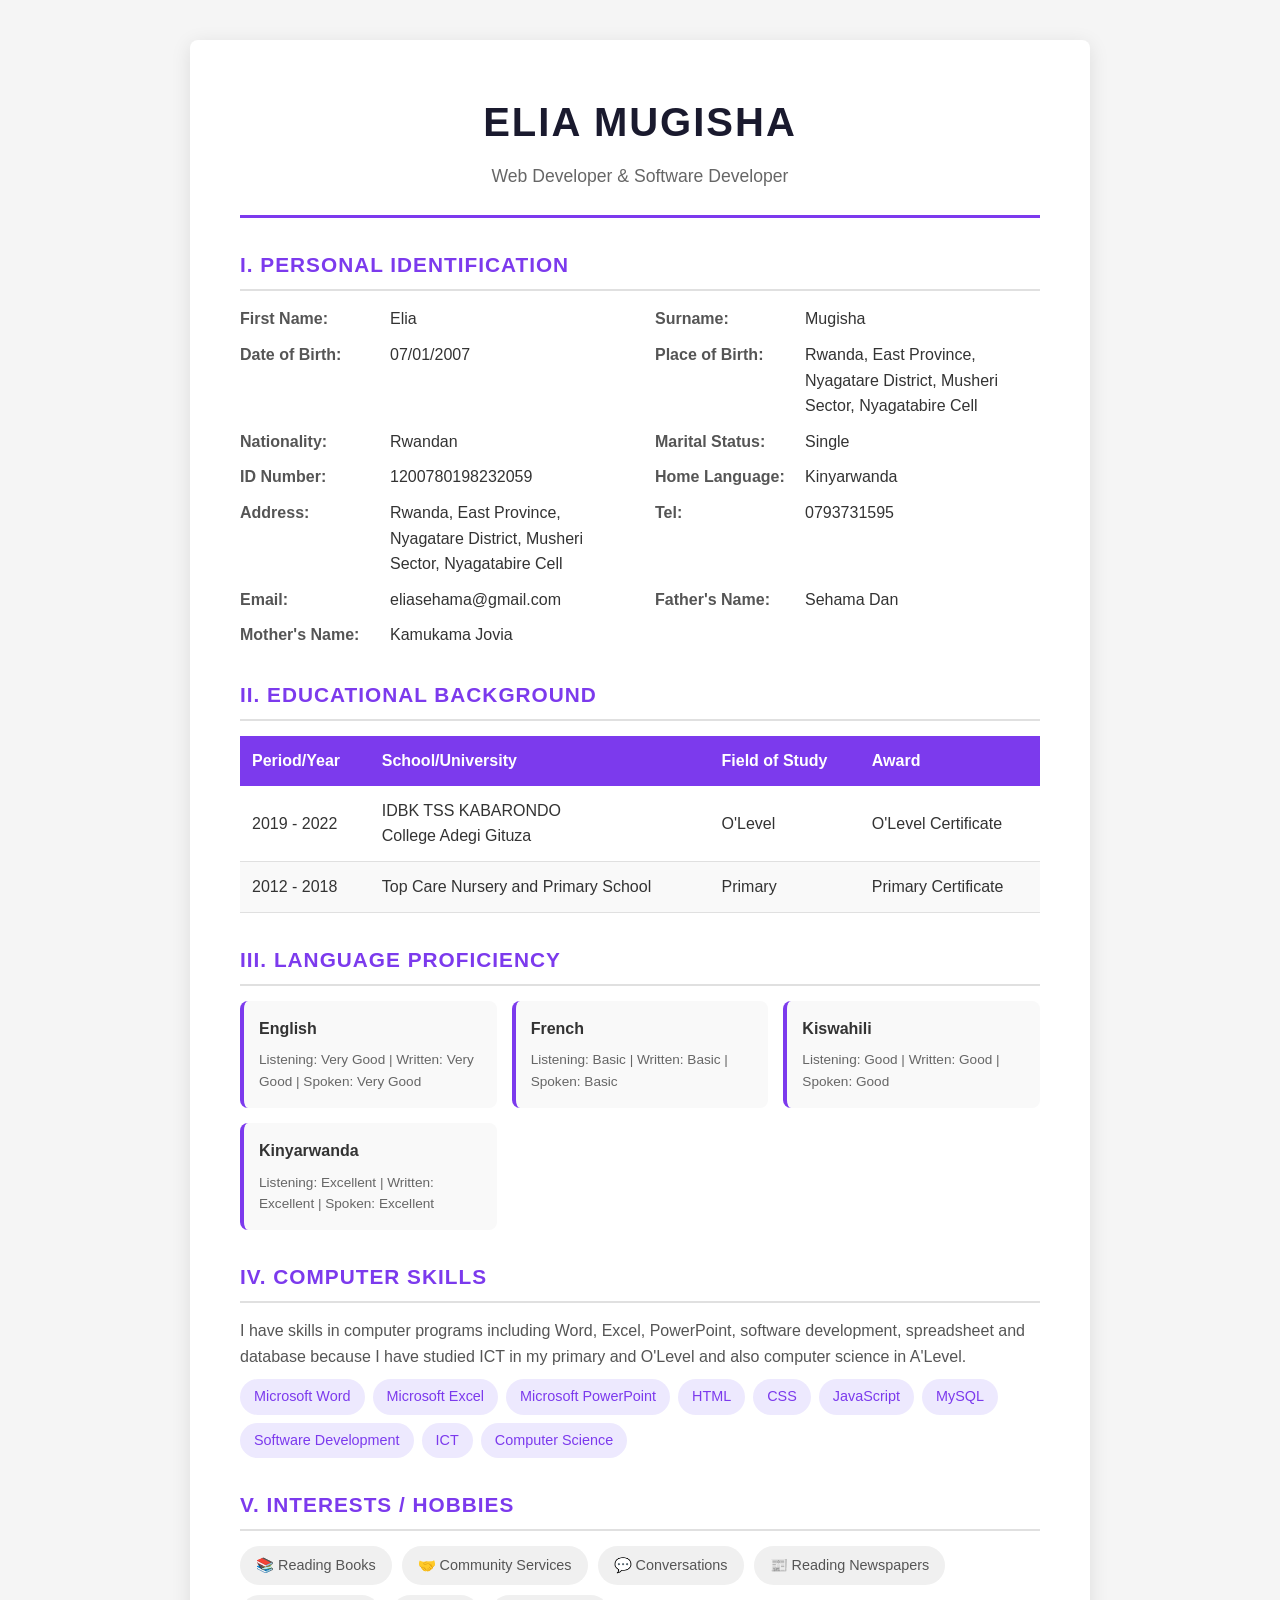
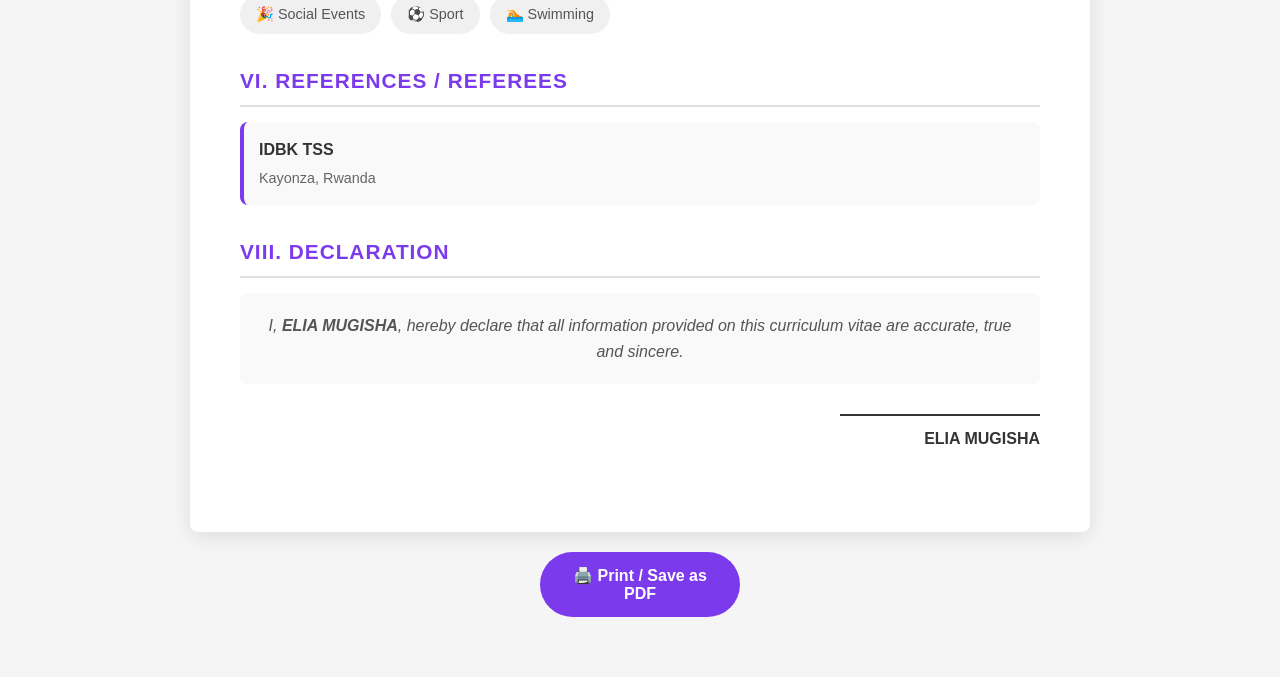
<file: CV/Elia-CV.html>
<!DOCTYPE html>
<html lang="en">
<head>
  <meta charset="UTF-8">
  <meta name="viewport" content="width=device-width, initial-scale=1.0">
  <title>Elia Mugisha - Curriculum Vitae</title>
  <style>
    * {
      margin: 0;
      padding: 0;
      box-sizing: border-box;
    }
    
    body {
      font-family: 'Segoe UI', Tahoma, Geneva, Verdana, sans-serif;
      background: #f5f5f5;
      padding: 40px 20px;
      line-height: 1.6;
      color: #333;
    }
    
    .cv-container {
      max-width: 900px;
      margin: 0 auto;
      background: white;
      padding: 50px;
      box-shadow: 0 4px 20px rgba(0,0,0,0.1);
      border-radius: 8px;
    }
    
    .header {
      text-align: center;
      border-bottom: 3px solid #7c3aed;
      padding-bottom: 25px;
      margin-bottom: 30px;
    }
    
    .header h1 {
      font-size: 2.5rem;
      color: #1a1a2e;
      margin-bottom: 8px;
      text-transform: uppercase;
      letter-spacing: 2px;
    }
    
    .header p {
      color: #666;
      font-size: 1.1rem;
    }
    
    .section {
      margin-bottom: 30px;
    }
    
    .section-title {
      font-size: 1.3rem;
      color: #7c3aed;
      border-bottom: 2px solid #e0e0e0;
      padding-bottom: 8px;
      margin-bottom: 15px;
      text-transform: uppercase;
      letter-spacing: 1px;
      font-weight: 700;
    }
    
    .info-grid {
      display: grid;
      grid-template-columns: 1fr 1fr;
      gap: 10px 30px;
      margin-bottom: 15px;
    }
    
    .info-item {
      display: flex;
      align-items: flex-start;
      gap: 10px;
    }
    
    .info-label {
      font-weight: 600;
      color: #555;
      min-width: 140px;
    }
    
    .info-value {
      color: #333;
    }
    
    table {
      width: 100%;
      border-collapse: collapse;
      margin-top: 15px;
    }
    
    th {
      background: #7c3aed;
      color: white;
      padding: 12px;
      text-align: left;
      font-weight: 600;
    }
    
    td {
      padding: 12px;
      border-bottom: 1px solid #e0e0e0;
    }
    
    tr:nth-child(even) {
      background: #f9f9f9;
    }
    
    .skills-list {
      display: flex;
      flex-wrap: wrap;
      gap: 8px;
      margin-top: 10px;
    }
    
    .skill-tag {
      background: #ede9fe;
      color: #7c3aed;
      padding: 6px 14px;
      border-radius: 20px;
      font-size: 0.9rem;
      font-weight: 500;
    }
    
    .language-grid {
      display: grid;
      grid-template-columns: repeat(3, 1fr);
      gap: 15px;
      margin-top: 15px;
    }
    
    .language-item {
      background: #f9f9f9;
      padding: 15px;
      border-radius: 8px;
      border-left: 4px solid #7c3aed;
    }
    
    .language-name {
      font-weight: 600;
      color: #333;
      margin-bottom: 8px;
    }
    
    .language-levels {
      font-size: 0.85rem;
      color: #666;
    }
    
    .interests-list {
      display: flex;
      flex-wrap: wrap;
      gap: 10px;
      margin-top: 10px;
    }
    
    .interest-item {
      background: #f0f0f0;
      padding: 8px 16px;
      border-radius: 20px;
      font-size: 0.9rem;
      color: #555;
    }
    
    .referee {
      background: #f9f9f9;
      padding: 15px;
      border-radius: 8px;
      margin-bottom: 10px;
      border-left: 4px solid #7c3aed;
    }
    
    .referee-name {
      font-weight: 600;
      color: #333;
    }
    
    .referee-details {
      color: #666;
      font-size: 0.9rem;
      margin-top: 4px;
    }
    
    .declaration {
      background: #f9f9f9;
      padding: 20px;
      border-radius: 8px;
      font-style: italic;
      color: #555;
      text-align: center;
      margin-top: 15px;
    }
    
    .signature {
      margin-top: 30px;
      text-align: right;
    }
    
    .signature-line {
      border-top: 2px solid #333;
      width: 200px;
      display: inline-block;
      padding-top: 10px;
      font-weight: 600;
    }
    
    .print-btn {
      display: block;
      width: 200px;
      margin: 20px auto;
      padding: 14px 28px;
      background: #7c3aed;
      color: white;
      border: none;
      border-radius: 50px;
      font-size: 1rem;
      font-weight: 600;
      cursor: pointer;
      transition: all 0.3s ease;
      text-align: center;
    }
    
    .print-btn:hover {
      background: #6d28d9;
      transform: translateY(-2px);
      box-shadow: 0 8px 25px rgba(124, 58, 237, 0.3);
    }
    
    @media print {
      body {
        background: white;
        padding: 0;
      }
      .cv-container {
        box-shadow: none;
        padding: 30px;
      }
      .print-btn {
        display: none;
      }
    }
    
    @media (max-width: 768px) {
      .cv-container {
        padding: 25px;
      }
      .info-grid {
        grid-template-columns: 1fr;
      }
      .language-grid {
        grid-template-columns: 1fr;
      }
      .header h1 {
        font-size: 1.8rem;
      }
    }
  </style>
</head>
<body>
  <div class="cv-container">
    <div class="header">
      <h1>Elia Mugisha</h1>
      <p>Web Developer & Software Developer</p>
    </div>
    
    <div class="section">
      <h2 class="section-title">I. Personal Identification</h2>
      <div class="info-grid">
        <div class="info-item">
          <span class="info-label">First Name:</span>
          <span class="info-value">Elia</span>
        </div>
        <div class="info-item">
          <span class="info-label">Surname:</span>
          <span class="info-value">Mugisha</span>
        </div>
        <div class="info-item">
          <span class="info-label">Date of Birth:</span>
          <span class="info-value">07/01/2007</span>
        </div>
        <div class="info-item">
          <span class="info-label">Place of Birth:</span>
          <span class="info-value">Rwanda, East Province, Nyagatare District, Musheri Sector, Nyagatabire Cell</span>
        </div>
        <div class="info-item">
          <span class="info-label">Nationality:</span>
          <span class="info-value">Rwandan</span>
        </div>
        <div class="info-item">
          <span class="info-label">Marital Status:</span>
          <span class="info-value">Single</span>
        </div>
        <div class="info-item">
          <span class="info-label">ID Number:</span>
          <span class="info-value">1200780198232059</span>
        </div>
        <div class="info-item">
          <span class="info-label">Home Language:</span>
          <span class="info-value">Kinyarwanda</span>
        </div>
        <div class="info-item">
          <span class="info-label">Address:</span>
          <span class="info-value">Rwanda, East Province, Nyagatare District, Musheri Sector, Nyagatabire Cell</span>
        </div>
        <div class="info-item">
          <span class="info-label">Tel:</span>
          <span class="info-value">0793731595</span>
        </div>
        <div class="info-item">
          <span class="info-label">Email:</span>
          <span class="info-value">eliasehama@gmail.com</span>
        </div>
        <div class="info-item">
          <span class="info-label">Father's Name:</span>
          <span class="info-value">Sehama Dan</span>
        </div>
        <div class="info-item">
          <span class="info-label">Mother's Name:</span>
          <span class="info-value">Kamukama Jovia</span>
        </div>
      </div>
    </div>
    
    <div class="section">
      <h2 class="section-title">II. Educational Background</h2>
      <table>
        <thead>
          <tr>
            <th>Period/Year</th>
            <th>School/University</th>
            <th>Field of Study</th>
            <th>Award</th>
          </tr>
        </thead>
        <tbody>
          <tr>
            <td>2019 - 2022</td>
            <td>IDBK TSS KABARONDO<br>College Adegi Gituza</td>
            <td>O'Level</td>
            <td>O'Level Certificate</td>
          </tr>
          <tr>
            <td>2012 - 2018</td>
            <td>Top Care Nursery and Primary School</td>
            <td>Primary</td>
            <td>Primary Certificate</td>
          </tr>
        </tbody>
      </table>
    </div>
    
    <div class="section">
      <h2 class="section-title">III. Language Proficiency</h2>
      <div class="language-grid">
        <div class="language-item">
          <div class="language-name">English</div>
          <div class="language-levels">Listening: Very Good | Written: Very Good | Spoken: Very Good</div>
        </div>
        <div class="language-item">
          <div class="language-name">French</div>
          <div class="language-levels">Listening: Basic | Written: Basic | Spoken: Basic</div>
        </div>
        <div class="language-item">
          <div class="language-name">Kiswahili</div>
          <div class="language-levels">Listening: Good | Written: Good | Spoken: Good</div>
        </div>
        <div class="language-item">
          <div class="language-name">Kinyarwanda</div>
          <div class="language-levels">Listening: Excellent | Written: Excellent | Spoken: Excellent</div>
        </div>
      </div>
    </div>
    
    <div class="section">
      <h2 class="section-title">IV. Computer Skills</h2>
      <p style="margin-bottom: 10px; color: #555;">I have skills in computer programs including Word, Excel, PowerPoint, software development, spreadsheet and database because I have studied ICT in my primary and O'Level and also computer science in A'Level.</p>
      <div class="skills-list">
        <span class="skill-tag">Microsoft Word</span>
        <span class="skill-tag">Microsoft Excel</span>
        <span class="skill-tag">Microsoft PowerPoint</span>
        <span class="skill-tag">HTML</span>
        <span class="skill-tag">CSS</span>
        <span class="skill-tag">JavaScript</span>
        <span class="skill-tag">MySQL</span>
        <span class="skill-tag">Software Development</span>
        <span class="skill-tag">ICT</span>
        <span class="skill-tag">Computer Science</span>
      </div>
    </div>
    
    <div class="section">
      <h2 class="section-title">V. Interests / Hobbies</h2>
      <div class="interests-list">
        <span class="interest-item">📚 Reading Books</span>
        <span class="interest-item">🤝 Community Services</span>
        <span class="interest-item">💬 Conversations</span>
        <span class="interest-item">📰 Reading Newspapers</span>
        <span class="interest-item">🎉 Social Events</span>
        <span class="interest-item">⚽ Sport</span>
        <span class="interest-item">🏊 Swimming</span>
      </div>
    </div>
    
    <div class="section">
      <h2 class="section-title">VI. References / Referees</h2>
      <div class="referee">
        <div class="referee-name">IDBK TSS</div>
        <div class="referee-details">Kayonza, Rwanda</div>
      </div>
    </div>
    
    <div class="section">
      <h2 class="section-title">VIII. Declaration</h2>
      <div class="declaration">
        <p>I, <strong>ELIA MUGISHA</strong>, hereby declare that all information provided on this curriculum vitae are accurate, true and sincere.</p>
      </div>
      <div class="signature">
        <div class="signature-line">ELIA MUGISHA</div>
      </div>
    </div>
  </div>
  
  <button class="print-btn" onclick="window.print()">🖨️ Print / Save as PDF</button>
</body>
</html>
</file>
